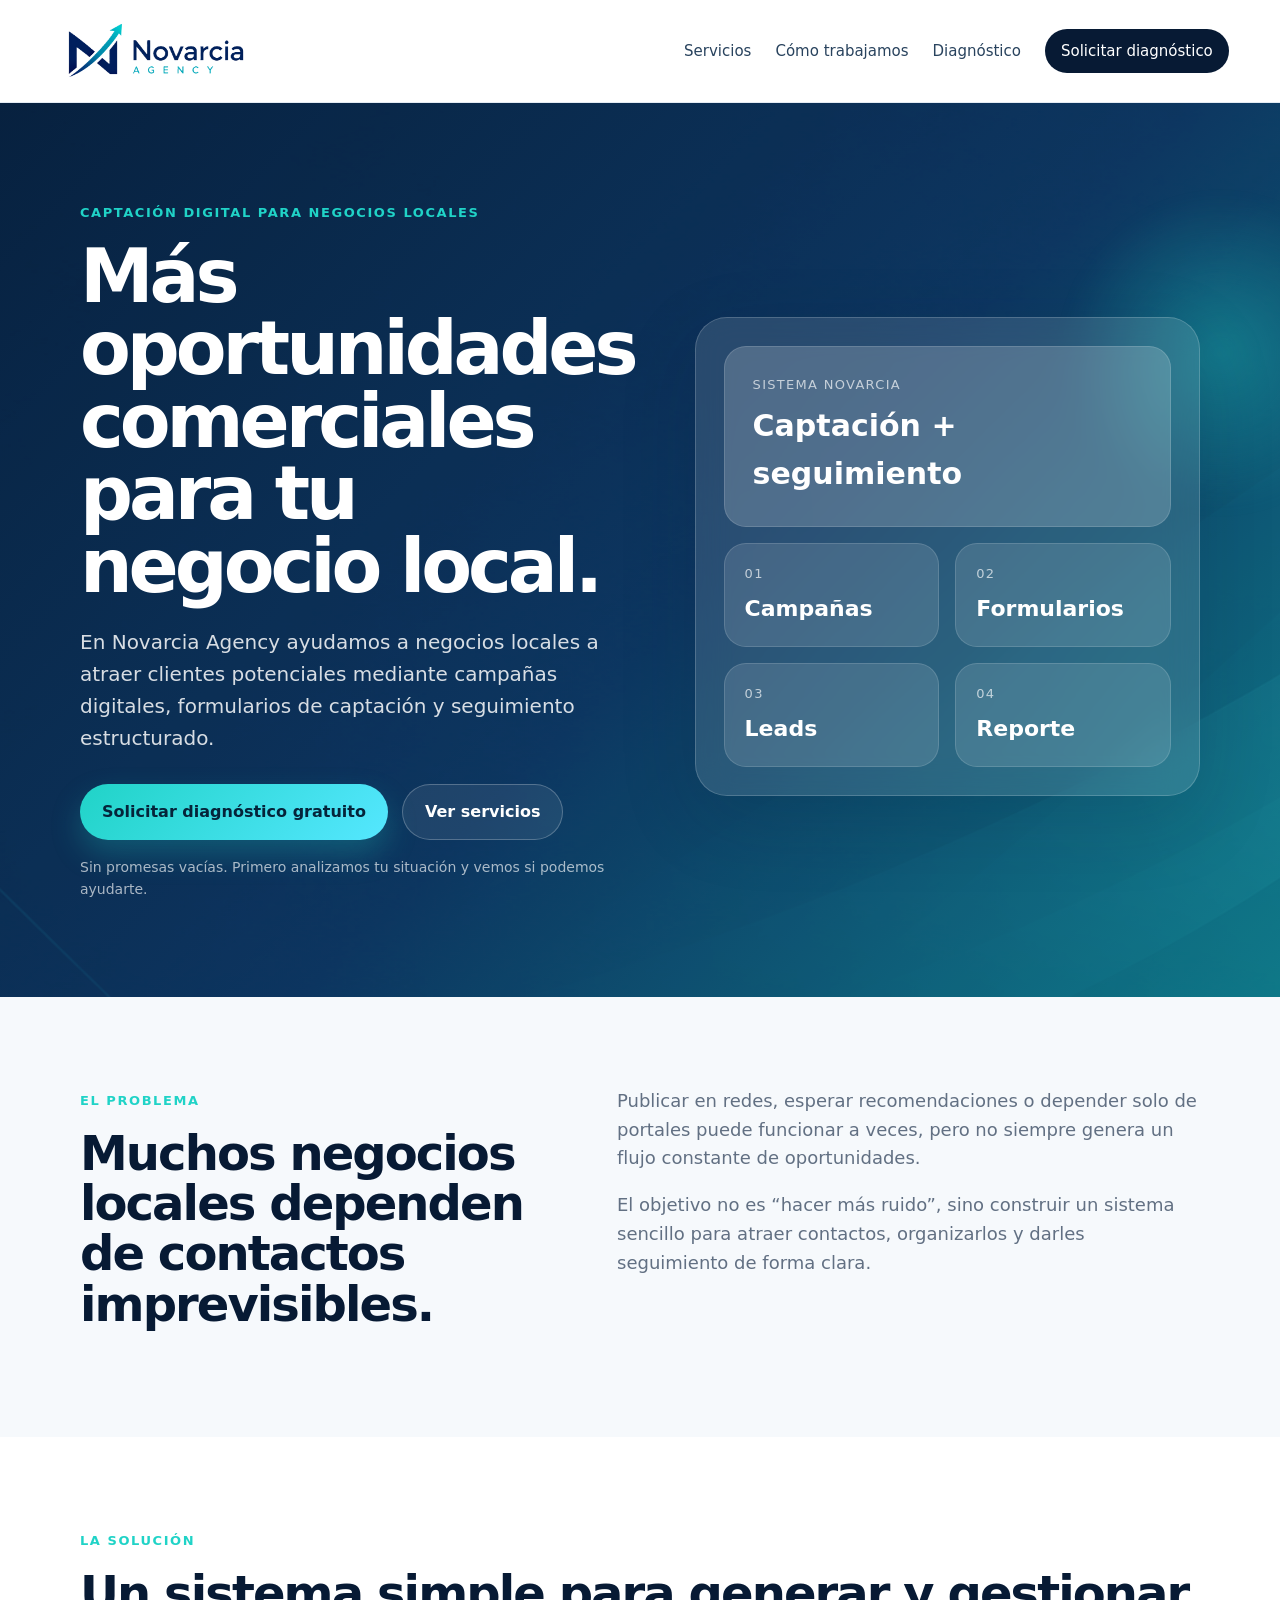
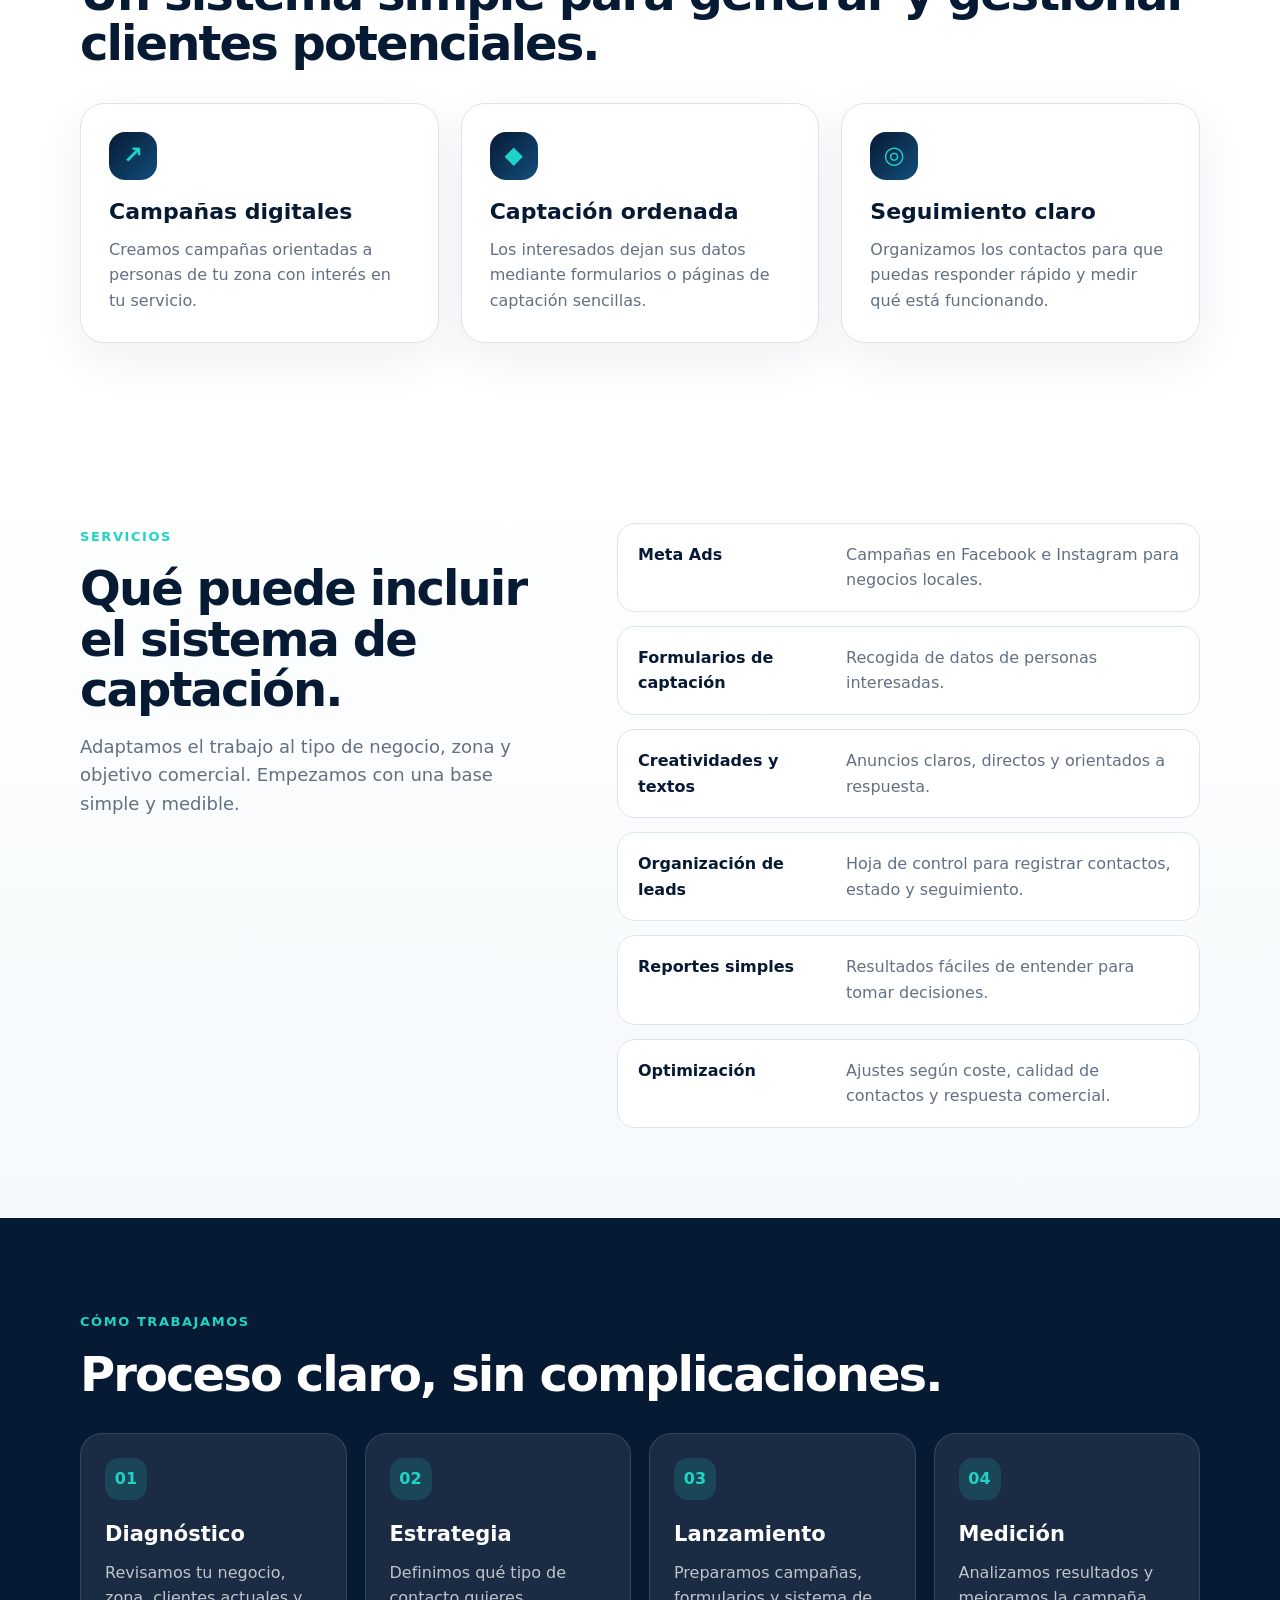
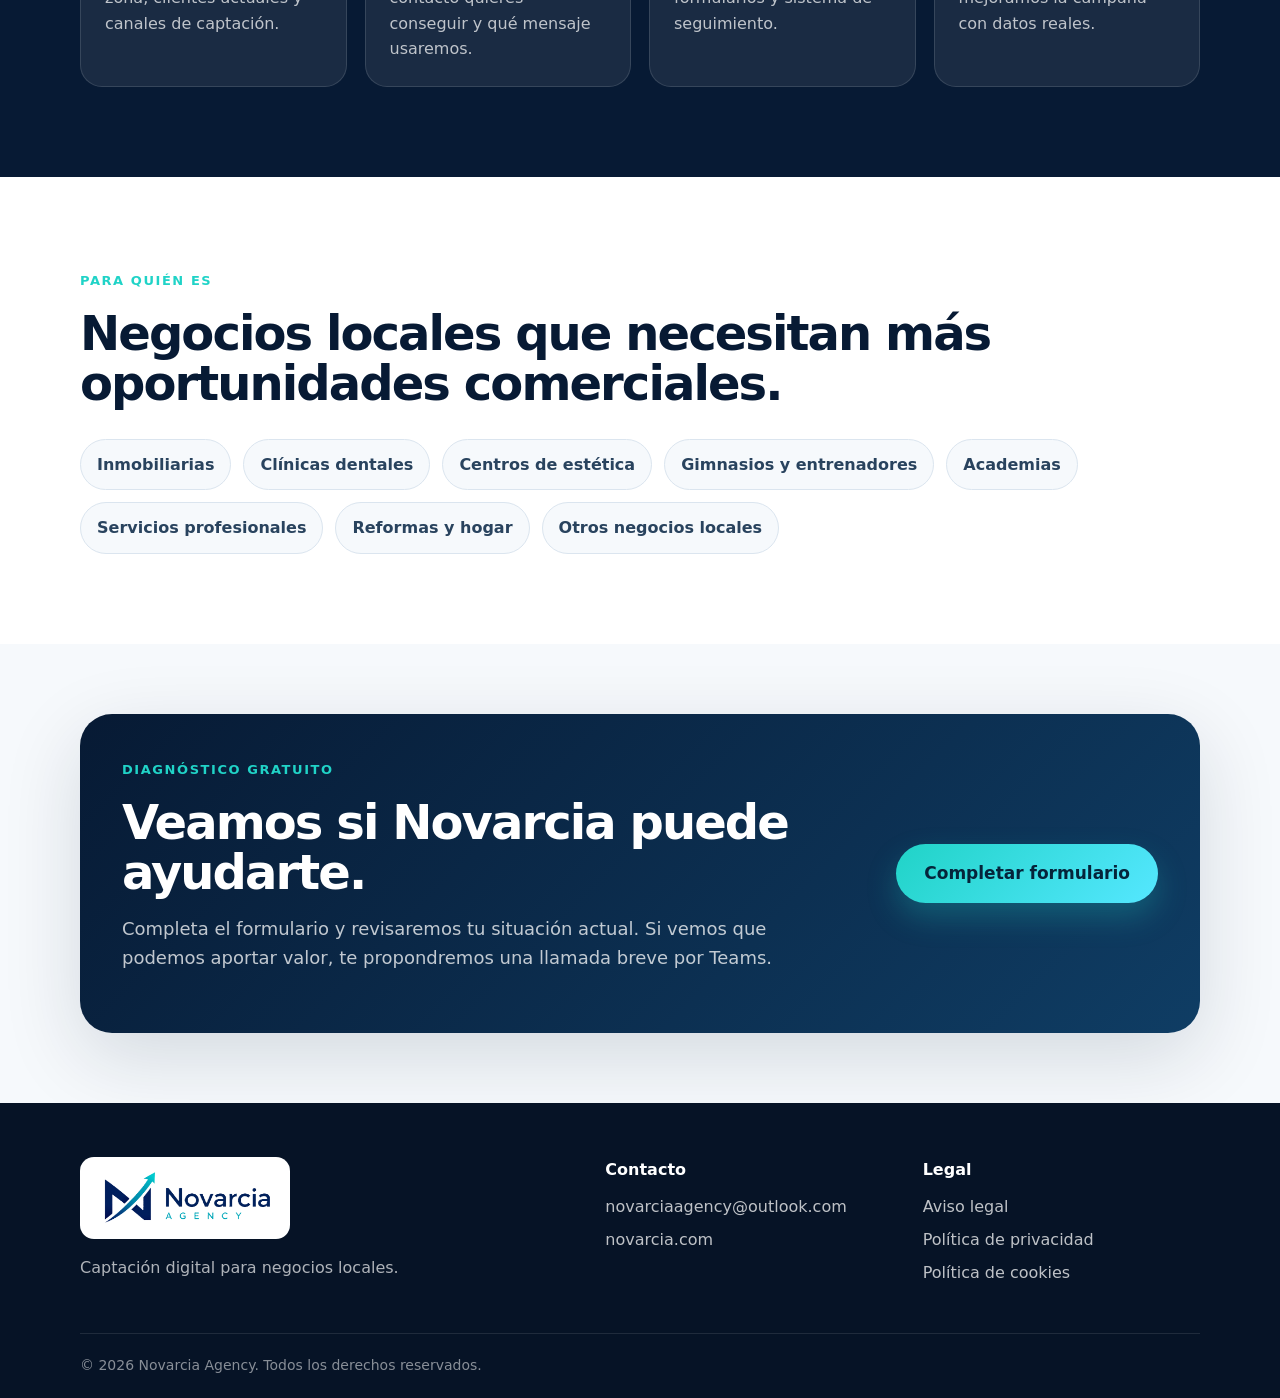
<file: index.html>
<!doctype html>
<html lang="es">
<head>
  <meta charset="utf-8" />
  <meta name="viewport" content="width=device-width, initial-scale=1" />
  <title>Novarcia Agency | Captación digital para negocios locales</title>
  <meta name="description" content="Novarcia Agency ayuda a negocios locales a conseguir más oportunidades comerciales mediante campañas digitales, formularios y seguimiento estructurado." />
  <link rel="icon" href="assets/novarcia-icon.png" />
  <link rel="stylesheet" href="styles.css" />
</head>
<body>
  <header class="site-header">
    <a class="brand" href="index.html" aria-label="Novarcia Agency">
      <img src="assets/novarcia-logo.png" alt="Novarcia Agency" />
    </a>
    <nav class="nav" aria-label="Navegación principal">
      <a href="#servicios">Servicios</a>
      <a href="#proceso">Cómo trabajamos</a>
      <a href="#diagnostico">Diagnóstico</a>
      <a class="nav-cta" href="https://forms.office.com/r/vevg8eY5G7?origin=lprLink" target="_blank" rel="noopener">Solicitar diagnóstico</a>
    </nav>
  </header>

  <main>
    <section class="hero">
      <div class="hero-bg" aria-hidden="true"></div>
      <div class="container hero-grid">
        <div class="hero-content">
          <span class="eyebrow">Captación digital para negocios locales</span>
          <h1>Más oportunidades comerciales para tu negocio local.</h1>
          <p class="hero-text">En Novarcia Agency ayudamos a negocios locales a atraer clientes potenciales mediante campañas digitales, formularios de captación y seguimiento estructurado.</p>
          <div class="hero-actions">
            <a class="button primary" href="https://forms.office.com/r/vevg8eY5G7?origin=lprLink" target="_blank" rel="noopener">Solicitar diagnóstico gratuito</a>
            <a class="button secondary" href="#servicios">Ver servicios</a>
          </div>
          <p class="microcopy">Sin promesas vacías. Primero analizamos tu situación y vemos si podemos ayudarte.</p>
        </div>
        <div class="hero-card" aria-label="Resumen del sistema Novarcia">
          <div class="metric-card main">
            <span>Sistema Novarcia</span>
            <strong>Captación + seguimiento</strong>
          </div>
          <div class="mini-grid">
            <div class="metric-card"><span>01</span><strong>Campañas</strong></div>
            <div class="metric-card"><span>02</span><strong>Formularios</strong></div>
            <div class="metric-card"><span>03</span><strong>Leads</strong></div>
            <div class="metric-card"><span>04</span><strong>Reporte</strong></div>
          </div>
        </div>
      </div>
    </section>

    <section class="section problem">
      <div class="container two-col">
        <div>
          <span class="eyebrow">El problema</span>
          <h2>Muchos negocios locales dependen de contactos imprevisibles.</h2>
        </div>
        <div class="text-block">
          <p>Publicar en redes, esperar recomendaciones o depender solo de portales puede funcionar a veces, pero no siempre genera un flujo constante de oportunidades.</p>
          <p>El objetivo no es “hacer más ruido”, sino construir un sistema sencillo para atraer contactos, organizarlos y darles seguimiento de forma clara.</p>
        </div>
      </div>
    </section>

    <section class="section solution">
      <div class="container">
        <span class="eyebrow">La solución</span>
        <h2>Un sistema simple para generar y gestionar clientes potenciales.</h2>
        <div class="cards three">
          <article class="card">
            <div class="icon">↗</div>
            <h3>Campañas digitales</h3>
            <p>Creamos campañas orientadas a personas de tu zona con interés en tu servicio.</p>
          </article>
          <article class="card">
            <div class="icon">◆</div>
            <h3>Captación ordenada</h3>
            <p>Los interesados dejan sus datos mediante formularios o páginas de captación sencillas.</p>
          </article>
          <article class="card">
            <div class="icon">◎</div>
            <h3>Seguimiento claro</h3>
            <p>Organizamos los contactos para que puedas responder rápido y medir qué está funcionando.</p>
          </article>
        </div>
      </div>
    </section>

    <section id="servicios" class="section services">
      <div class="container two-col align-start">
        <div>
          <span class="eyebrow">Servicios</span>
          <h2>Qué puede incluir el sistema de captación.</h2>
          <p class="section-intro">Adaptamos el trabajo al tipo de negocio, zona y objetivo comercial. Empezamos con una base simple y medible.</p>
        </div>
        <div class="service-list">
          <div class="service-item"><strong>Meta Ads</strong><span>Campañas en Facebook e Instagram para negocios locales.</span></div>
          <div class="service-item"><strong>Formularios de captación</strong><span>Recogida de datos de personas interesadas.</span></div>
          <div class="service-item"><strong>Creatividades y textos</strong><span>Anuncios claros, directos y orientados a respuesta.</span></div>
          <div class="service-item"><strong>Organización de leads</strong><span>Hoja de control para registrar contactos, estado y seguimiento.</span></div>
          <div class="service-item"><strong>Reportes simples</strong><span>Resultados fáciles de entender para tomar decisiones.</span></div>
          <div class="service-item"><strong>Optimización</strong><span>Ajustes según coste, calidad de contactos y respuesta comercial.</span></div>
        </div>
      </div>
    </section>

    <section id="proceso" class="section process">
      <div class="container">
        <span class="eyebrow">Cómo trabajamos</span>
        <h2>Proceso claro, sin complicaciones.</h2>
        <div class="timeline">
          <div class="step"><span>01</span><h3>Diagnóstico</h3><p>Revisamos tu negocio, zona, clientes actuales y canales de captación.</p></div>
          <div class="step"><span>02</span><h3>Estrategia</h3><p>Definimos qué tipo de contacto quieres conseguir y qué mensaje usaremos.</p></div>
          <div class="step"><span>03</span><h3>Lanzamiento</h3><p>Preparamos campañas, formularios y sistema de seguimiento.</p></div>
          <div class="step"><span>04</span><h3>Medición</h3><p>Analizamos resultados y mejoramos la campaña con datos reales.</p></div>
        </div>
      </div>
    </section>

    <section class="section audiences">
      <div class="container">
        <span class="eyebrow">Para quién es</span>
        <h2>Negocios locales que necesitan más oportunidades comerciales.</h2>
        <div class="pill-grid">
          <span>Inmobiliarias</span>
          <span>Clínicas dentales</span>
          <span>Centros de estética</span>
          <span>Gimnasios y entrenadores</span>
          <span>Academias</span>
          <span>Servicios profesionales</span>
          <span>Reformas y hogar</span>
          <span>Otros negocios locales</span>
        </div>
      </div>
    </section>

    <section id="diagnostico" class="section cta-section">
      <div class="container cta-card">
        <div>
          <span class="eyebrow">Diagnóstico gratuito</span>
          <h2>Veamos si Novarcia puede ayudarte.</h2>
          <p>Completa el formulario y revisaremos tu situación actual. Si vemos que podemos aportar valor, te propondremos una llamada breve por Teams.</p>
        </div>
        <a class="button primary large" href="https://forms.office.com/r/vevg8eY5G7?origin=lprLink" target="_blank" rel="noopener">Completar formulario</a>
      </div>
    </section>
  </main>

  <footer class="footer">
    <div class="container footer-grid">
      <div>
        <img class="footer-logo" src="assets/novarcia-logo.png" alt="Novarcia Agency" />
        <p>Captación digital para negocios locales.</p>
      </div>
      <div>
        <strong>Contacto</strong>
        <a href="mailto:novarciaagency@outlook.com">novarciaagency@outlook.com</a>
        <a href="https://novarcia.com">novarcia.com</a>
      </div>
      <div>
        <strong>Legal</strong>
        <a href="aviso-legal.html">Aviso legal</a>
        <a href="privacidad.html">Política de privacidad</a>
        <a href="cookies.html">Política de cookies</a>
      </div>
    </div>
    <div class="container footer-bottom">© <span id="year"></span> Novarcia Agency. Todos los derechos reservados.</div>
  </footer>
  <script>
    document.getElementById('year').textContent = new Date().getFullYear();
  </script>
</body>
</html>
</file>
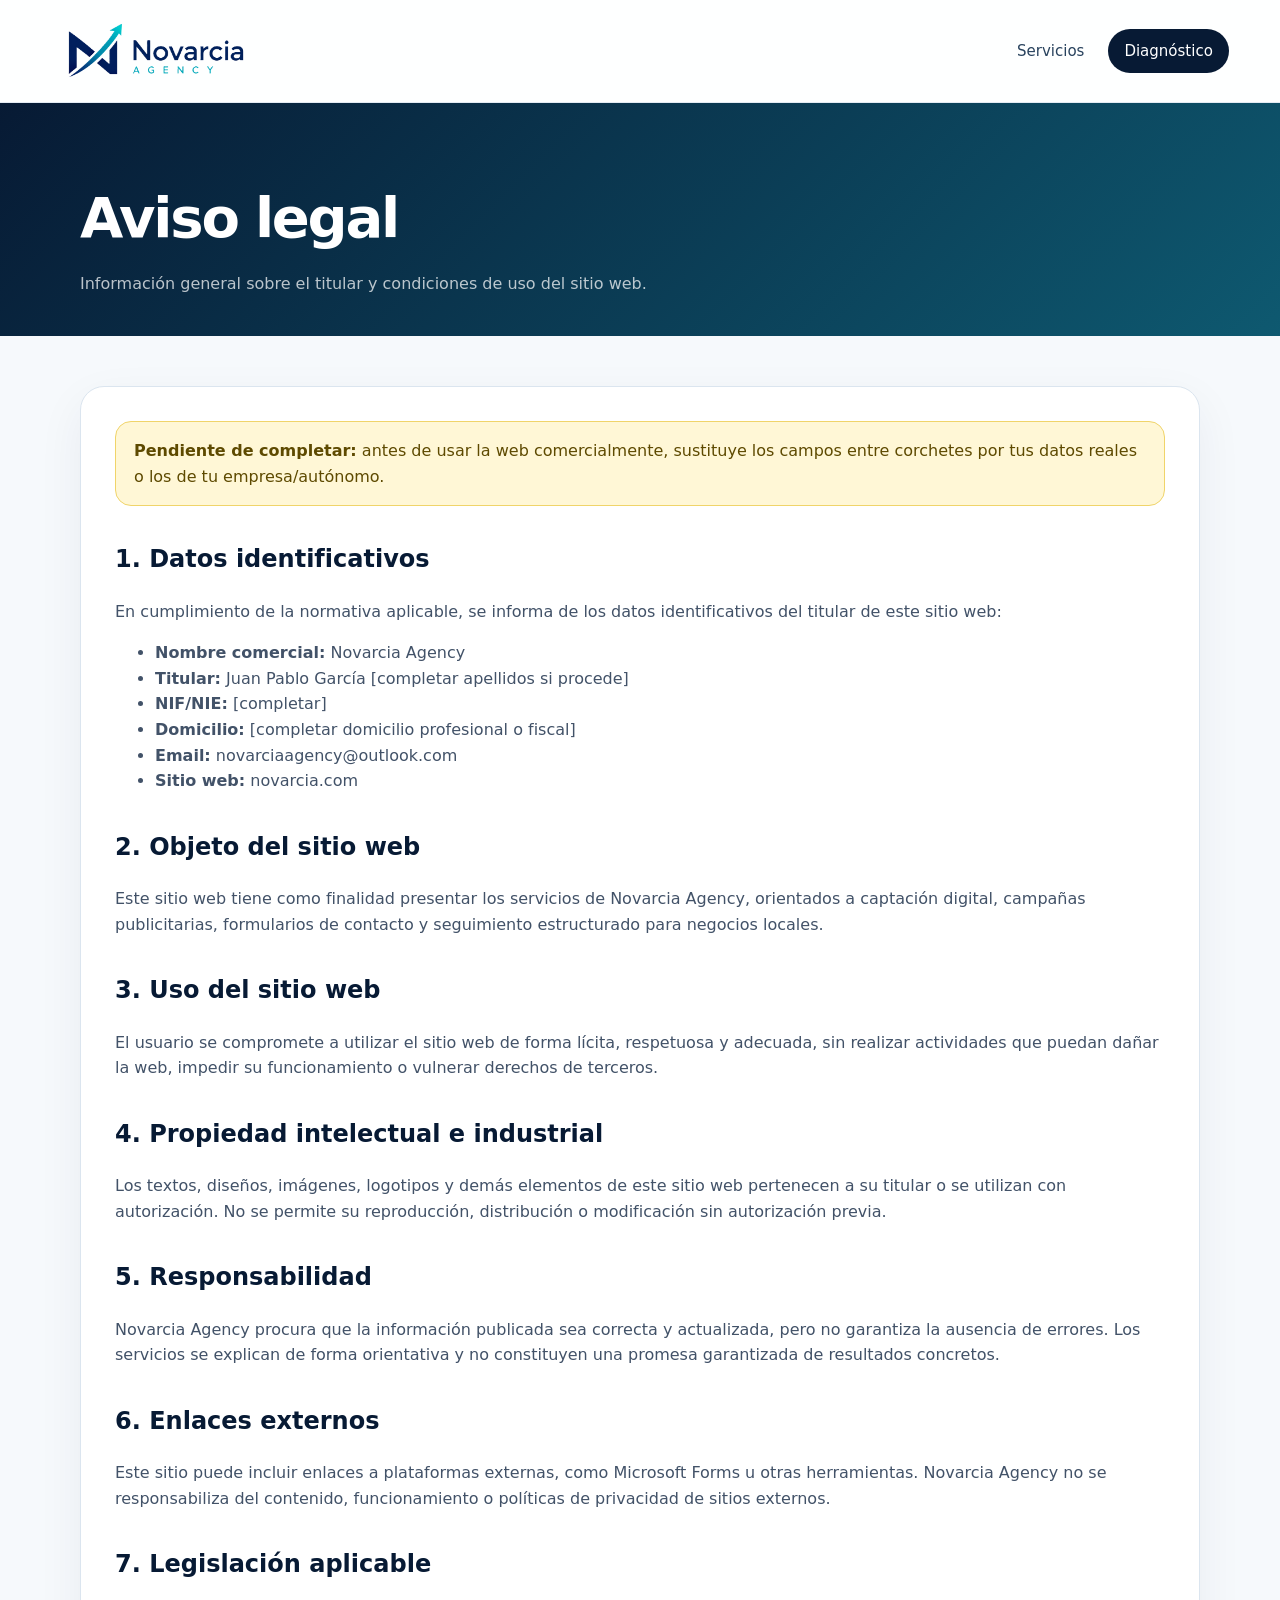
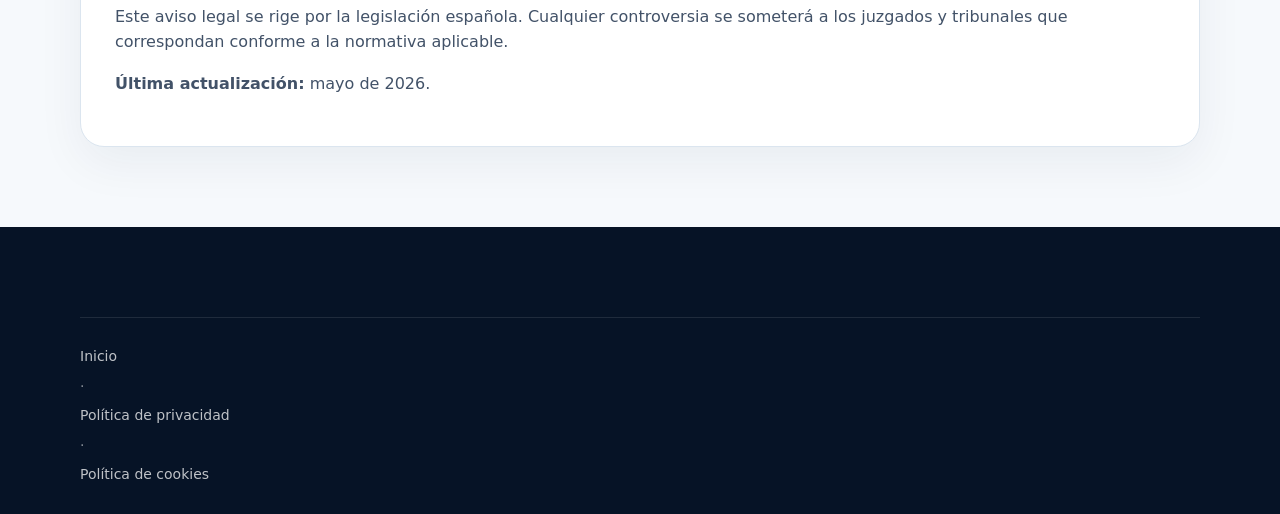
<file: aviso-legal.html>
<!doctype html>
<html lang="es">
<head>
  <meta charset="utf-8" />
  <meta name="viewport" content="width=device-width, initial-scale=1" />
  <title>Aviso legal | Novarcia Agency</title>
  <link rel="icon" href="assets/novarcia-icon.png" />
  <link rel="stylesheet" href="styles.css" />
</head>
<body class="legal-page">
  <header class="site-header">
    <a class="brand" href="index.html"><img src="assets/novarcia-logo.png" alt="Novarcia Agency" /></a>
    <nav class="nav"><a href="index.html#servicios">Servicios</a><a href="index.html#diagnostico" class="nav-cta">Diagnóstico</a></nav>
  </header>
  <main>
    <section class="legal-hero"><div class="container"><h1>Aviso legal</h1><p>Información general sobre el titular y condiciones de uso del sitio web.</p></div></section>
    <section class="legal-content"><div class="container legal-box">
      <div class="notice"><strong>Pendiente de completar:</strong> antes de usar la web comercialmente, sustituye los campos entre corchetes por tus datos reales o los de tu empresa/autónomo.</div>
      <h2>1. Datos identificativos</h2>
      <p>En cumplimiento de la normativa aplicable, se informa de los datos identificativos del titular de este sitio web:</p>
      <ul>
        <li><strong>Nombre comercial:</strong> Novarcia Agency</li>
        <li><strong>Titular:</strong> Juan Pablo García [completar apellidos si procede]</li>
        <li><strong>NIF/NIE:</strong> [completar]</li>
        <li><strong>Domicilio:</strong> [completar domicilio profesional o fiscal]</li>
        <li><strong>Email:</strong> novarciaagency@outlook.com</li>
        <li><strong>Sitio web:</strong> novarcia.com</li>
      </ul>
      <h2>2. Objeto del sitio web</h2>
      <p>Este sitio web tiene como finalidad presentar los servicios de Novarcia Agency, orientados a captación digital, campañas publicitarias, formularios de contacto y seguimiento estructurado para negocios locales.</p>
      <h2>3. Uso del sitio web</h2>
      <p>El usuario se compromete a utilizar el sitio web de forma lícita, respetuosa y adecuada, sin realizar actividades que puedan dañar la web, impedir su funcionamiento o vulnerar derechos de terceros.</p>
      <h2>4. Propiedad intelectual e industrial</h2>
      <p>Los textos, diseños, imágenes, logotipos y demás elementos de este sitio web pertenecen a su titular o se utilizan con autorización. No se permite su reproducción, distribución o modificación sin autorización previa.</p>
      <h2>5. Responsabilidad</h2>
      <p>Novarcia Agency procura que la información publicada sea correcta y actualizada, pero no garantiza la ausencia de errores. Los servicios se explican de forma orientativa y no constituyen una promesa garantizada de resultados concretos.</p>
      <h2>6. Enlaces externos</h2>
      <p>Este sitio puede incluir enlaces a plataformas externas, como Microsoft Forms u otras herramientas. Novarcia Agency no se responsabiliza del contenido, funcionamiento o políticas de privacidad de sitios externos.</p>
      <h2>7. Legislación aplicable</h2>
      <p>Este aviso legal se rige por la legislación española. Cualquier controversia se someterá a los juzgados y tribunales que correspondan conforme a la normativa aplicable.</p>
      <p><strong>Última actualización:</strong> mayo de 2026.</p>
    </div></section>
  </main>
  <footer class="footer"><div class="container footer-bottom"><a href="index.html">Inicio</a> · <a href="privacidad.html">Política de privacidad</a> · <a href="cookies.html">Política de cookies</a></div></footer>
</body>
</html>
</file>
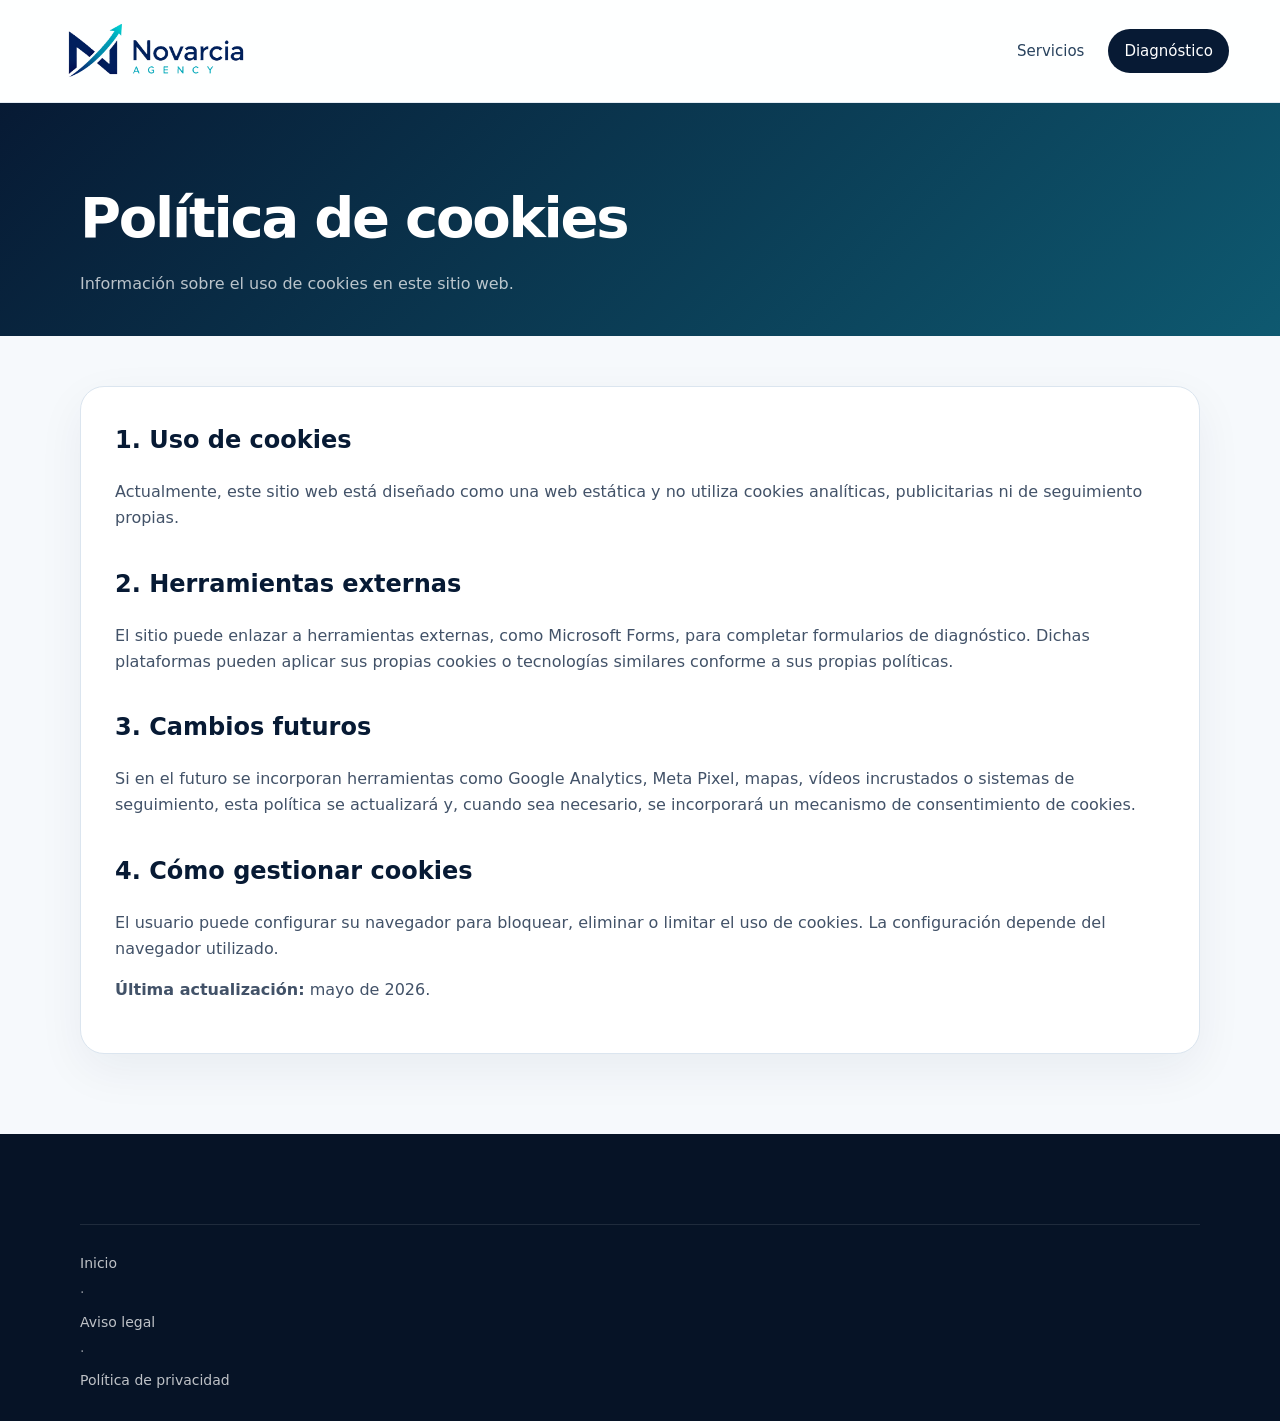
<file: cookies.html>
<!doctype html>
<html lang="es">
<head>
  <meta charset="utf-8" />
  <meta name="viewport" content="width=device-width, initial-scale=1" />
  <title>Política de cookies | Novarcia Agency</title>
  <link rel="icon" href="assets/novarcia-icon.png" />
  <link rel="stylesheet" href="styles.css" />
</head>
<body class="legal-page">
  <header class="site-header">
    <a class="brand" href="index.html"><img src="assets/novarcia-logo.png" alt="Novarcia Agency" /></a>
    <nav class="nav"><a href="index.html#servicios">Servicios</a><a href="index.html#diagnostico" class="nav-cta">Diagnóstico</a></nav>
  </header>
  <main>
    <section class="legal-hero"><div class="container"><h1>Política de cookies</h1><p>Información sobre el uso de cookies en este sitio web.</p></div></section>
    <section class="legal-content"><div class="container legal-box">
      <h2>1. Uso de cookies</h2>
      <p>Actualmente, este sitio web está diseñado como una web estática y no utiliza cookies analíticas, publicitarias ni de seguimiento propias.</p>
      <h2>2. Herramientas externas</h2>
      <p>El sitio puede enlazar a herramientas externas, como Microsoft Forms, para completar formularios de diagnóstico. Dichas plataformas pueden aplicar sus propias cookies o tecnologías similares conforme a sus propias políticas.</p>
      <h2>3. Cambios futuros</h2>
      <p>Si en el futuro se incorporan herramientas como Google Analytics, Meta Pixel, mapas, vídeos incrustados o sistemas de seguimiento, esta política se actualizará y, cuando sea necesario, se incorporará un mecanismo de consentimiento de cookies.</p>
      <h2>4. Cómo gestionar cookies</h2>
      <p>El usuario puede configurar su navegador para bloquear, eliminar o limitar el uso de cookies. La configuración depende del navegador utilizado.</p>
      <p><strong>Última actualización:</strong> mayo de 2026.</p>
    </div></section>
  </main>
  <footer class="footer"><div class="container footer-bottom"><a href="index.html">Inicio</a> · <a href="aviso-legal.html">Aviso legal</a> · <a href="privacidad.html">Política de privacidad</a></div></footer>
</body>
</html>
</file>
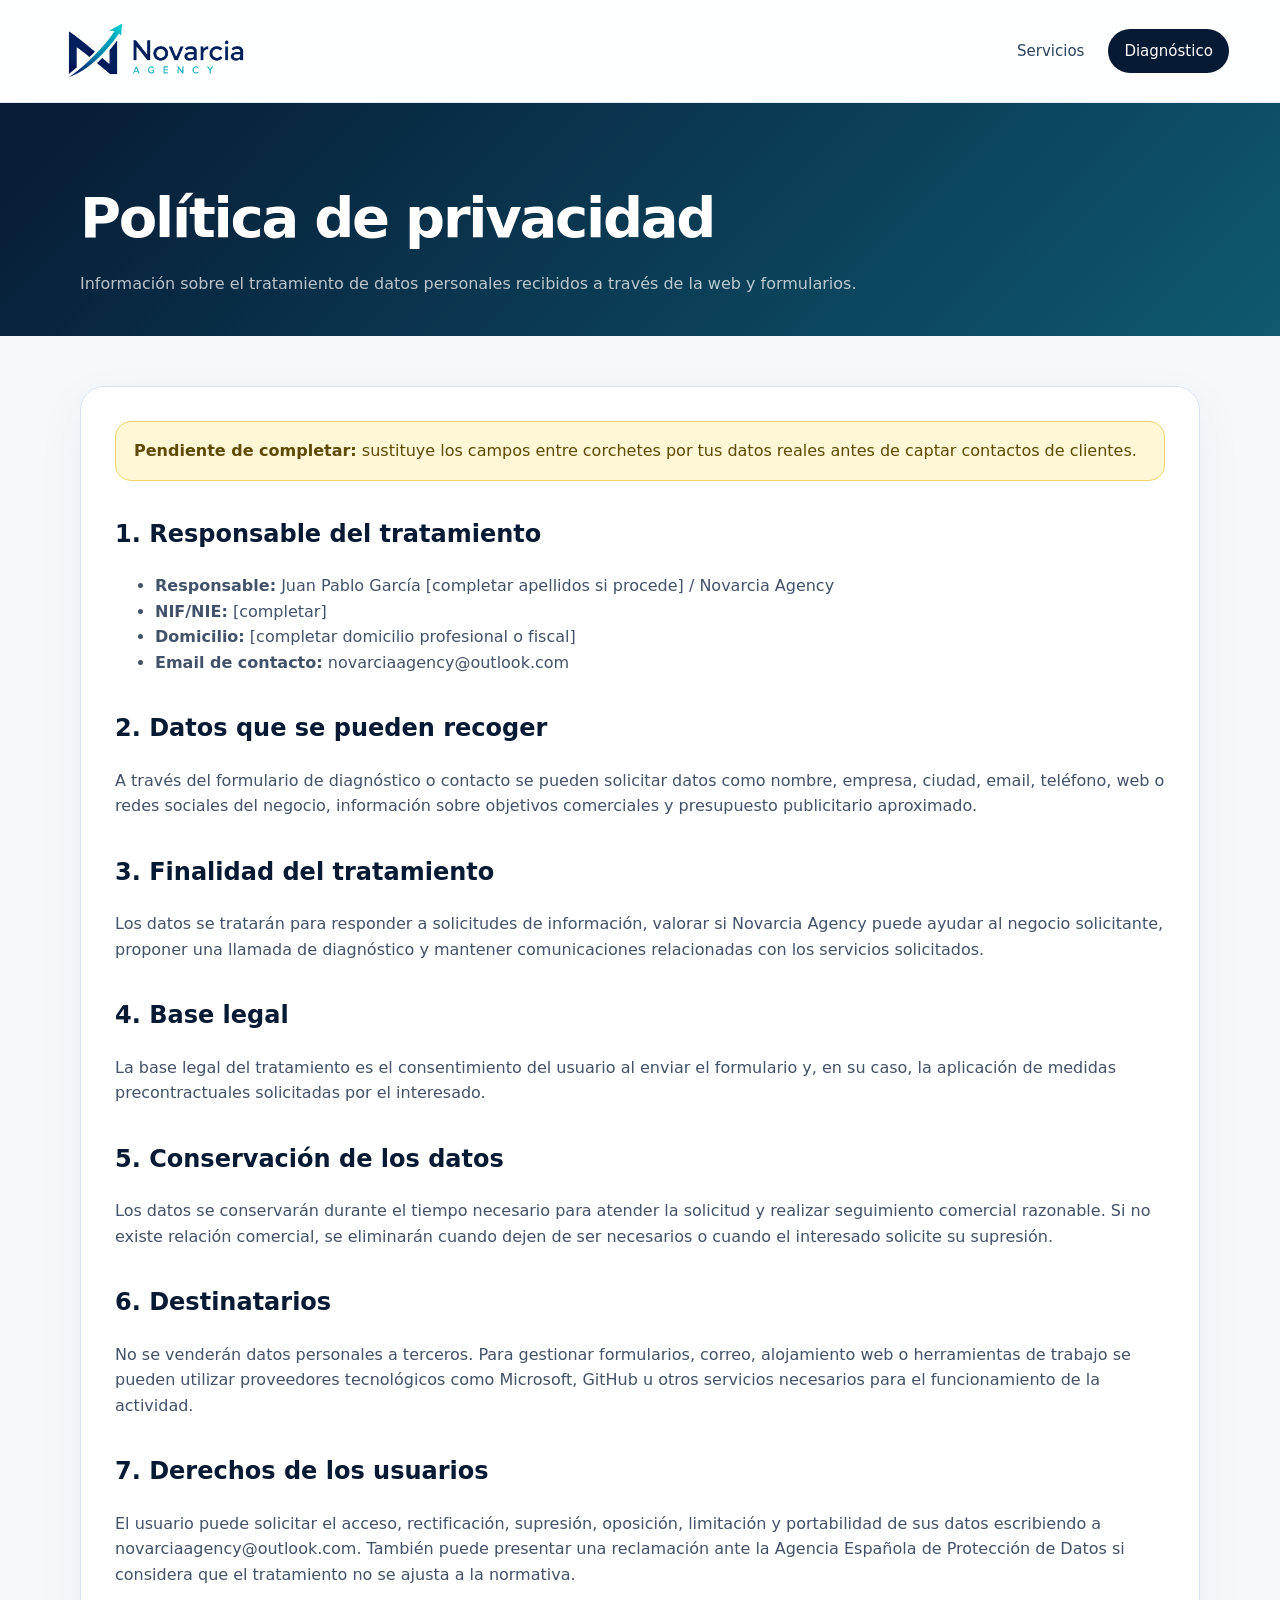
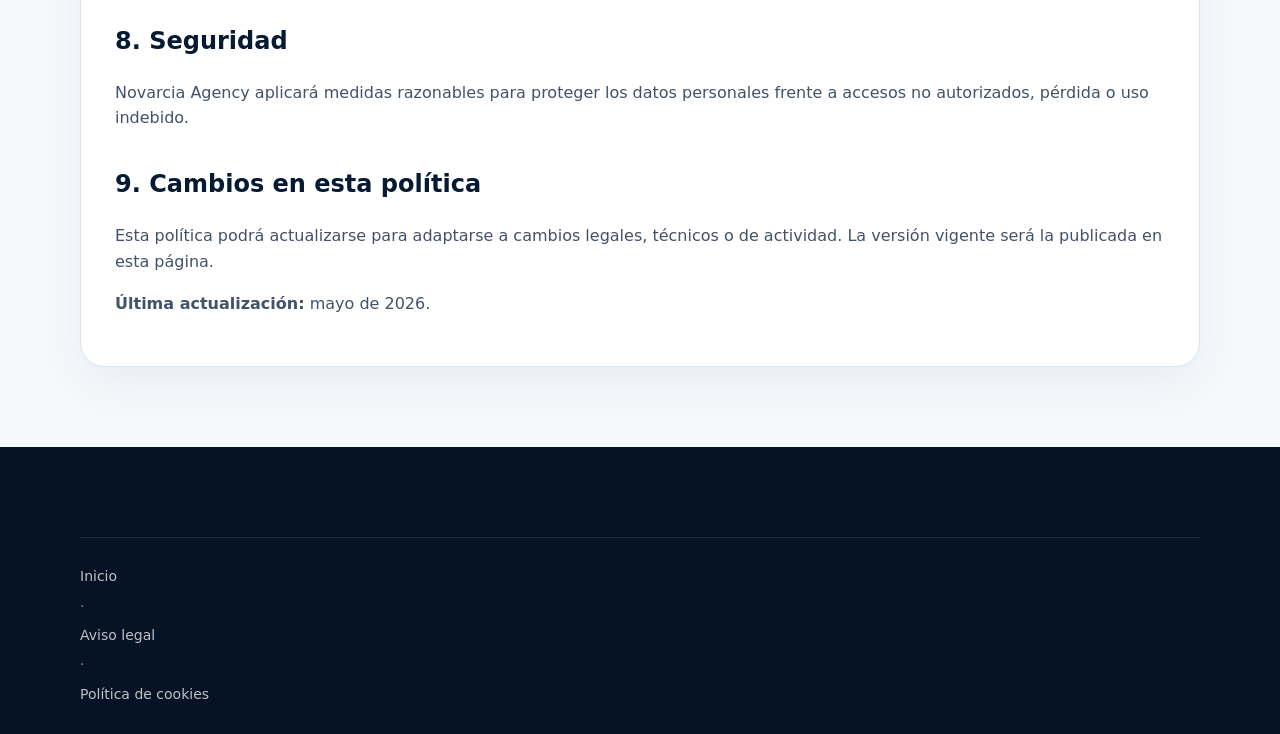
<file: privacidad.html>
<!doctype html>
<html lang="es">
<head>
  <meta charset="utf-8" />
  <meta name="viewport" content="width=device-width, initial-scale=1" />
  <title>Política de privacidad | Novarcia Agency</title>
  <link rel="icon" href="assets/novarcia-icon.png" />
  <link rel="stylesheet" href="styles.css" />
</head>
<body class="legal-page">
  <header class="site-header">
    <a class="brand" href="index.html"><img src="assets/novarcia-logo.png" alt="Novarcia Agency" /></a>
    <nav class="nav"><a href="index.html#servicios">Servicios</a><a href="index.html#diagnostico" class="nav-cta">Diagnóstico</a></nav>
  </header>
  <main>
    <section class="legal-hero"><div class="container"><h1>Política de privacidad</h1><p>Información sobre el tratamiento de datos personales recibidos a través de la web y formularios.</p></div></section>
    <section class="legal-content"><div class="container legal-box">
      <div class="notice"><strong>Pendiente de completar:</strong> sustituye los campos entre corchetes por tus datos reales antes de captar contactos de clientes.</div>
      <h2>1. Responsable del tratamiento</h2>
      <ul>
        <li><strong>Responsable:</strong> Juan Pablo García [completar apellidos si procede] / Novarcia Agency</li>
        <li><strong>NIF/NIE:</strong> [completar]</li>
        <li><strong>Domicilio:</strong> [completar domicilio profesional o fiscal]</li>
        <li><strong>Email de contacto:</strong> novarciaagency@outlook.com</li>
      </ul>
      <h2>2. Datos que se pueden recoger</h2>
      <p>A través del formulario de diagnóstico o contacto se pueden solicitar datos como nombre, empresa, ciudad, email, teléfono, web o redes sociales del negocio, información sobre objetivos comerciales y presupuesto publicitario aproximado.</p>
      <h2>3. Finalidad del tratamiento</h2>
      <p>Los datos se tratarán para responder a solicitudes de información, valorar si Novarcia Agency puede ayudar al negocio solicitante, proponer una llamada de diagnóstico y mantener comunicaciones relacionadas con los servicios solicitados.</p>
      <h2>4. Base legal</h2>
      <p>La base legal del tratamiento es el consentimiento del usuario al enviar el formulario y, en su caso, la aplicación de medidas precontractuales solicitadas por el interesado.</p>
      <h2>5. Conservación de los datos</h2>
      <p>Los datos se conservarán durante el tiempo necesario para atender la solicitud y realizar seguimiento comercial razonable. Si no existe relación comercial, se eliminarán cuando dejen de ser necesarios o cuando el interesado solicite su supresión.</p>
      <h2>6. Destinatarios</h2>
      <p>No se venderán datos personales a terceros. Para gestionar formularios, correo, alojamiento web o herramientas de trabajo se pueden utilizar proveedores tecnológicos como Microsoft, GitHub u otros servicios necesarios para el funcionamiento de la actividad.</p>
      <h2>7. Derechos de los usuarios</h2>
      <p>El usuario puede solicitar el acceso, rectificación, supresión, oposición, limitación y portabilidad de sus datos escribiendo a novarciaagency@outlook.com. También puede presentar una reclamación ante la Agencia Española de Protección de Datos si considera que el tratamiento no se ajusta a la normativa.</p>
      <h2>8. Seguridad</h2>
      <p>Novarcia Agency aplicará medidas razonables para proteger los datos personales frente a accesos no autorizados, pérdida o uso indebido.</p>
      <h2>9. Cambios en esta política</h2>
      <p>Esta política podrá actualizarse para adaptarse a cambios legales, técnicos o de actividad. La versión vigente será la publicada en esta página.</p>
      <p><strong>Última actualización:</strong> mayo de 2026.</p>
    </div></section>
  </main>
  <footer class="footer"><div class="container footer-bottom"><a href="index.html">Inicio</a> · <a href="aviso-legal.html">Aviso legal</a> · <a href="cookies.html">Política de cookies</a></div></footer>
</body>
</html>
</file>
<file: styles.css>
:root{
  --navy:#071a34;
  --navy-2:#0d2a4a;
  --teal:#20d3c7;
  --cyan:#55e7ff;
  --text:#102033;
  --muted:#627083;
  --bg:#f6f9fc;
  --white:#ffffff;
  --line:#dbe5ef;
  --shadow:0 24px 80px rgba(7,26,52,.14);
  --radius:24px;
}
*{box-sizing:border-box}
html{scroll-behavior:smooth}
body{margin:0;font-family:Inter, ui-sans-serif, system-ui, -apple-system, BlinkMacSystemFont, "Segoe UI", sans-serif;color:var(--text);background:var(--white);line-height:1.6}
a{color:inherit;text-decoration:none}
img{max-width:100%;display:block}.container{width:min(1120px,92%);margin:0 auto}.site-header{position:sticky;top:0;z-index:20;display:flex;align-items:center;justify-content:space-between;padding:16px 4%;background:rgba(255,255,255,.88);backdrop-filter:blur(14px);border-bottom:1px solid rgba(219,229,239,.75)}.brand img{height:70px;width:auto}.nav{display:flex;align-items:center;gap:24px;font-size:15px;color:#29435e}.nav a:hover{color:var(--navy)}.nav-cta{background:var(--navy);color:white!important;padding:10px 16px;border-radius:999px}.hero{position:relative;overflow:hidden;padding:96px 0 82px;background:linear-gradient(135deg,#06182f 0%,#0c2d52 55%,#0e6d78 100%);color:white}.hero-bg{position:absolute;inset:0;background:url('assets/novarcia-bg.png') center/cover no-repeat;opacity:.28;mix-blend-mode:screen}.hero:after{content:"";position:absolute;right:-120px;top:70px;width:360px;height:360px;background:radial-gradient(circle,rgba(32,211,199,.35),transparent 62%);filter:blur(8px)}.hero-grid{position:relative;z-index:1;display:grid;grid-template-columns:1.05fr .95fr;gap:56px;align-items:center}.eyebrow{display:inline-flex;align-items:center;gap:8px;margin-bottom:16px;font-weight:700;font-size:13px;text-transform:uppercase;letter-spacing:.12em;color:var(--teal)}.hero h1{font-size:clamp(42px,6vw,74px);line-height:.98;margin:0 0 24px;letter-spacing:-.055em}.hero-text{font-size:20px;color:rgba(255,255,255,.84);max-width:650px;margin:0 0 30px}.hero-actions{display:flex;gap:14px;flex-wrap:wrap}.button{display:inline-flex;align-items:center;justify-content:center;border-radius:999px;padding:14px 22px;font-weight:800;transition:.2s ease}.button.primary{background:linear-gradient(135deg,var(--teal),var(--cyan));color:#05243a;box-shadow:0 14px 30px rgba(32,211,199,.25)}.button.primary:hover{transform:translateY(-2px)}.button.secondary{border:1px solid rgba(255,255,255,.24);color:white;background:rgba(255,255,255,.08)}.button.large{font-size:17px;padding:16px 28px;white-space:nowrap}.microcopy{margin-top:16px;color:rgba(255,255,255,.65);font-size:14px}.hero-card{background:rgba(255,255,255,.12);border:1px solid rgba(255,255,255,.18);border-radius:32px;padding:28px;box-shadow:var(--shadow);backdrop-filter:blur(18px)}.metric-card{border-radius:22px;background:rgba(255,255,255,.12);border:1px solid rgba(255,255,255,.14);padding:20px}.metric-card span{display:block;color:rgba(255,255,255,.68);font-size:13px;text-transform:uppercase;letter-spacing:.1em;margin-bottom:6px}.metric-card strong{font-size:22px;display:block}.metric-card.main{padding:28px;margin-bottom:16px;background:rgba(255,255,255,.18)}.metric-card.main strong{font-size:30px}.mini-grid{display:grid;grid-template-columns:repeat(2,1fr);gap:16px}.section{padding:90px 0}.section h2{font-size:clamp(30px,4vw,48px);line-height:1.05;letter-spacing:-.04em;margin:0 0 18px;color:var(--navy)}.two-col{display:grid;grid-template-columns:.9fr 1.1fr;gap:60px}.text-block p,.section-intro{font-size:18px;color:var(--muted);margin-top:0}.problem{background:var(--bg)}.cards{display:grid;gap:22px;margin-top:34px}.cards.three{grid-template-columns:repeat(3,1fr)}.card{background:white;border:1px solid var(--line);border-radius:var(--radius);padding:28px;box-shadow:0 16px 48px rgba(13,42,74,.07)}.card h3{margin:14px 0 8px;color:var(--navy);font-size:22px}.card p{margin:0;color:var(--muted)}.icon{width:48px;height:48px;border-radius:16px;display:grid;place-items:center;background:linear-gradient(135deg,var(--navy),#124e7c);color:var(--teal);font-weight:900;font-size:24px}.services{background:linear-gradient(180deg,#fff 0%,#f4f9fb 100%)}.align-start{align-items:start}.service-list{display:grid;gap:14px}.service-item{display:grid;grid-template-columns:190px 1fr;gap:18px;padding:18px 20px;background:white;border:1px solid var(--line);border-radius:18px}.service-item strong{color:var(--navy)}.service-item span{color:var(--muted)}.process{background:var(--navy);color:white}.process h2{color:white}.timeline{display:grid;grid-template-columns:repeat(4,1fr);gap:18px;margin-top:34px}.step{padding:24px;border-radius:22px;background:rgba(255,255,255,.08);border:1px solid rgba(255,255,255,.12)}.step span{display:inline-grid;place-items:center;width:42px;height:42px;border-radius:14px;background:rgba(32,211,199,.16);color:var(--teal);font-weight:900}.step h3{font-size:21px;margin:18px 0 8px}.step p{color:rgba(255,255,255,.72);margin:0}.audiences{background:#fff}.pill-grid{display:flex;flex-wrap:wrap;gap:12px;margin-top:30px}.pill-grid span{background:var(--bg);border:1px solid var(--line);border-radius:999px;padding:12px 16px;font-weight:700;color:#29435e}.cta-section{background:var(--bg);padding:70px 0}.cta-card{display:flex;align-items:center;justify-content:space-between;gap:40px;padding:42px;border-radius:32px;background:linear-gradient(135deg,#071a34,#0f3d64);color:white;box-shadow:var(--shadow)}.cta-card h2{color:white}.cta-card p{max-width:660px;color:rgba(255,255,255,.75);font-size:18px}.footer{background:#061326;color:white;padding:54px 0 22px}.footer-grid{display:grid;grid-template-columns:1.4fr .8fr .8fr;gap:40px}.footer-logo{width:210px;background:white;border-radius:14px;padding:8px;margin-bottom:16px}.footer p{color:rgba(255,255,255,.68)}.footer strong{display:block;margin-bottom:12px}.footer a{display:block;color:rgba(255,255,255,.74);margin:7px 0}.footer a:hover{color:var(--teal)}.footer-bottom{border-top:1px solid rgba(255,255,255,.1);margin-top:36px;padding-top:20px;color:rgba(255,255,255,.52);font-size:14px}.legal-page{background:var(--bg)}.legal-hero{padding:70px 0 40px;background:linear-gradient(135deg,#071a34,#0e5970);color:white}.legal-hero h1{font-size:clamp(34px,5vw,56px);margin:0 0 8px;letter-spacing:-.04em}.legal-hero p{margin:0;color:rgba(255,255,255,.72)}.legal-content{padding:50px 0 80px}.legal-box{background:white;border:1px solid var(--line);border-radius:24px;padding:34px;box-shadow:0 16px 48px rgba(13,42,74,.06)}.legal-box h2{color:var(--navy);margin-top:34px}.legal-box h2:first-child{margin-top:0}.legal-box p,.legal-box li{color:#425268}.notice{padding:16px 18px;border-radius:16px;background:#fff7d6;border:1px solid #f0d46a;color:#5e4a00;margin-bottom:24px}
@media(max-width:860px){.nav a:not(.nav-cta){display:none}.hero-grid,.two-col,.footer-grid{grid-template-columns:1fr}.hero{padding:72px 0}.hero-card{margin-top:8px}.cards.three,.timeline{grid-template-columns:1fr}.service-item{grid-template-columns:1fr}.cta-card{flex-direction:column;align-items:flex-start}.brand img{height:58px}.site-header{padding:14px 4%}}
@media(max-width:520px){.hero h1{font-size:42px}.hero-text{font-size:17px}.mini-grid{grid-template-columns:1fr}.section{padding:64px 0}.button{width:100%}.footer-logo{width:180px}.legal-box{padding:24px}}
</file>
